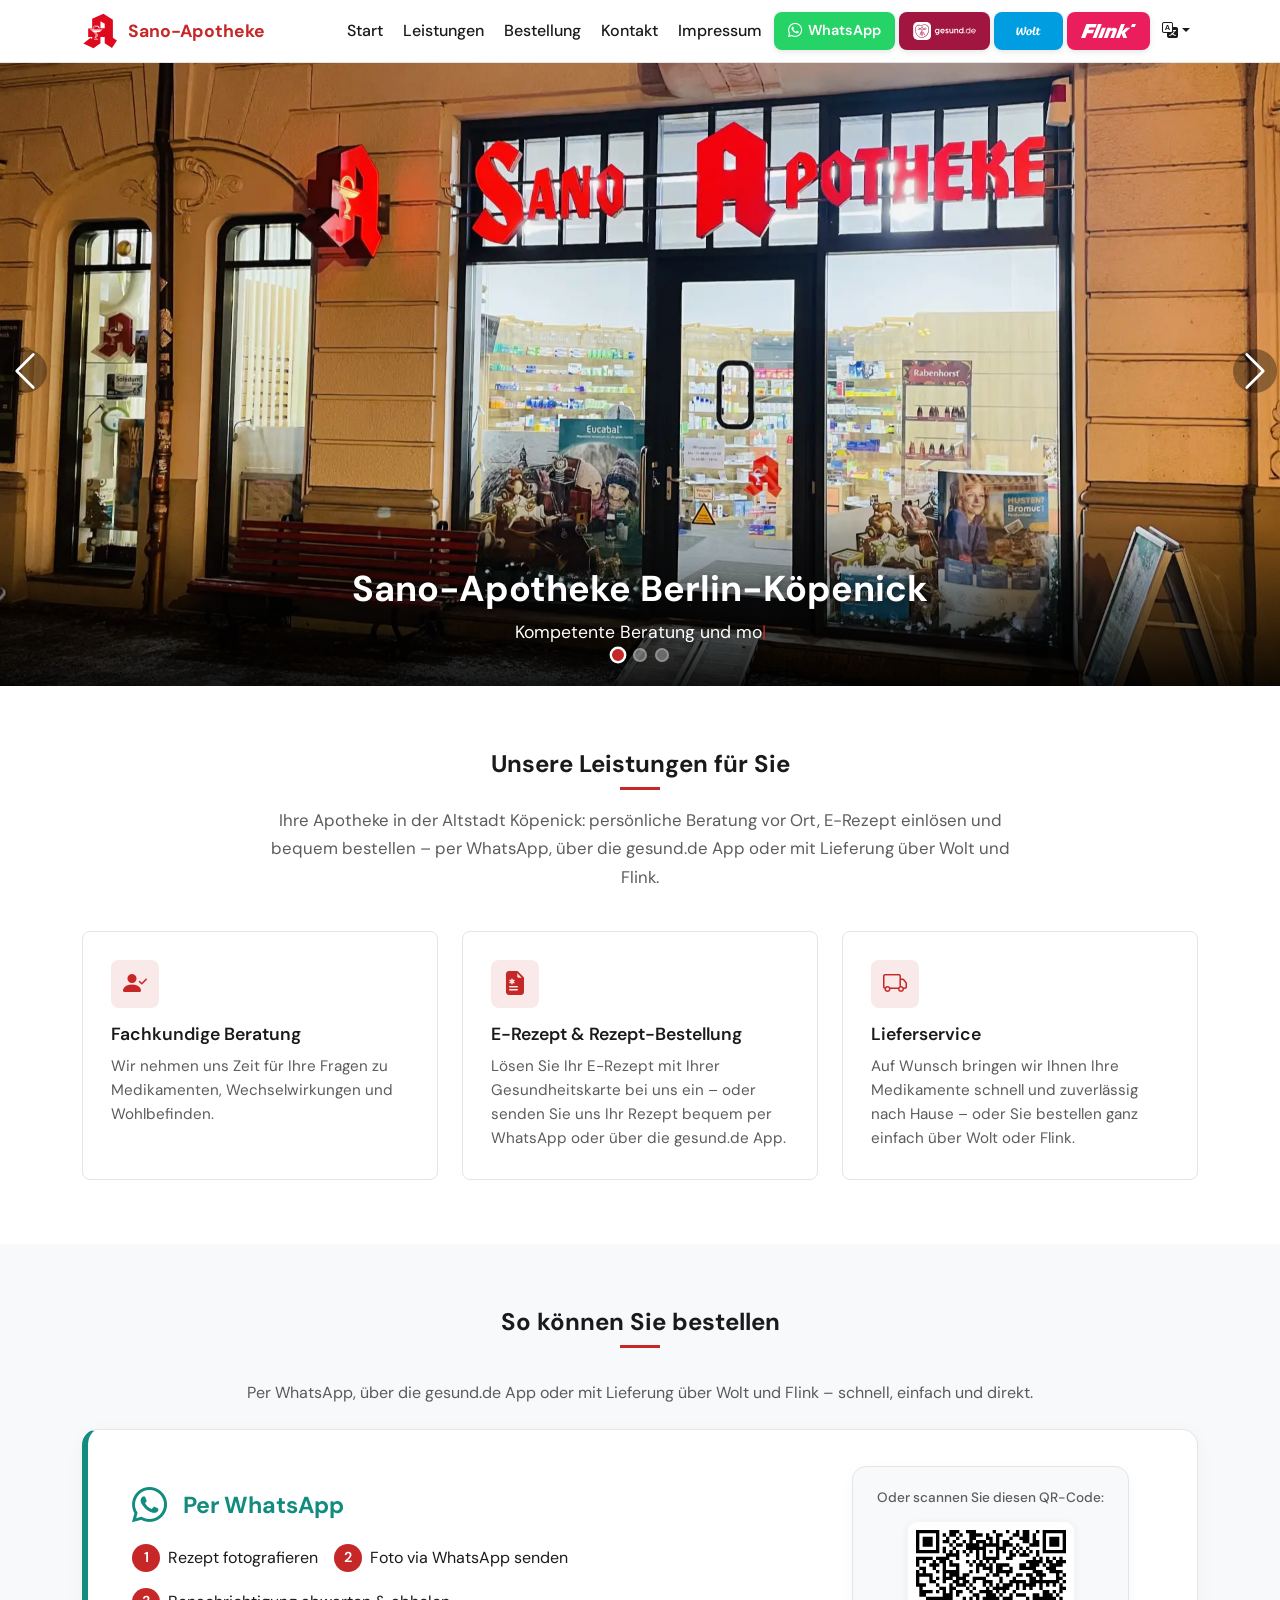
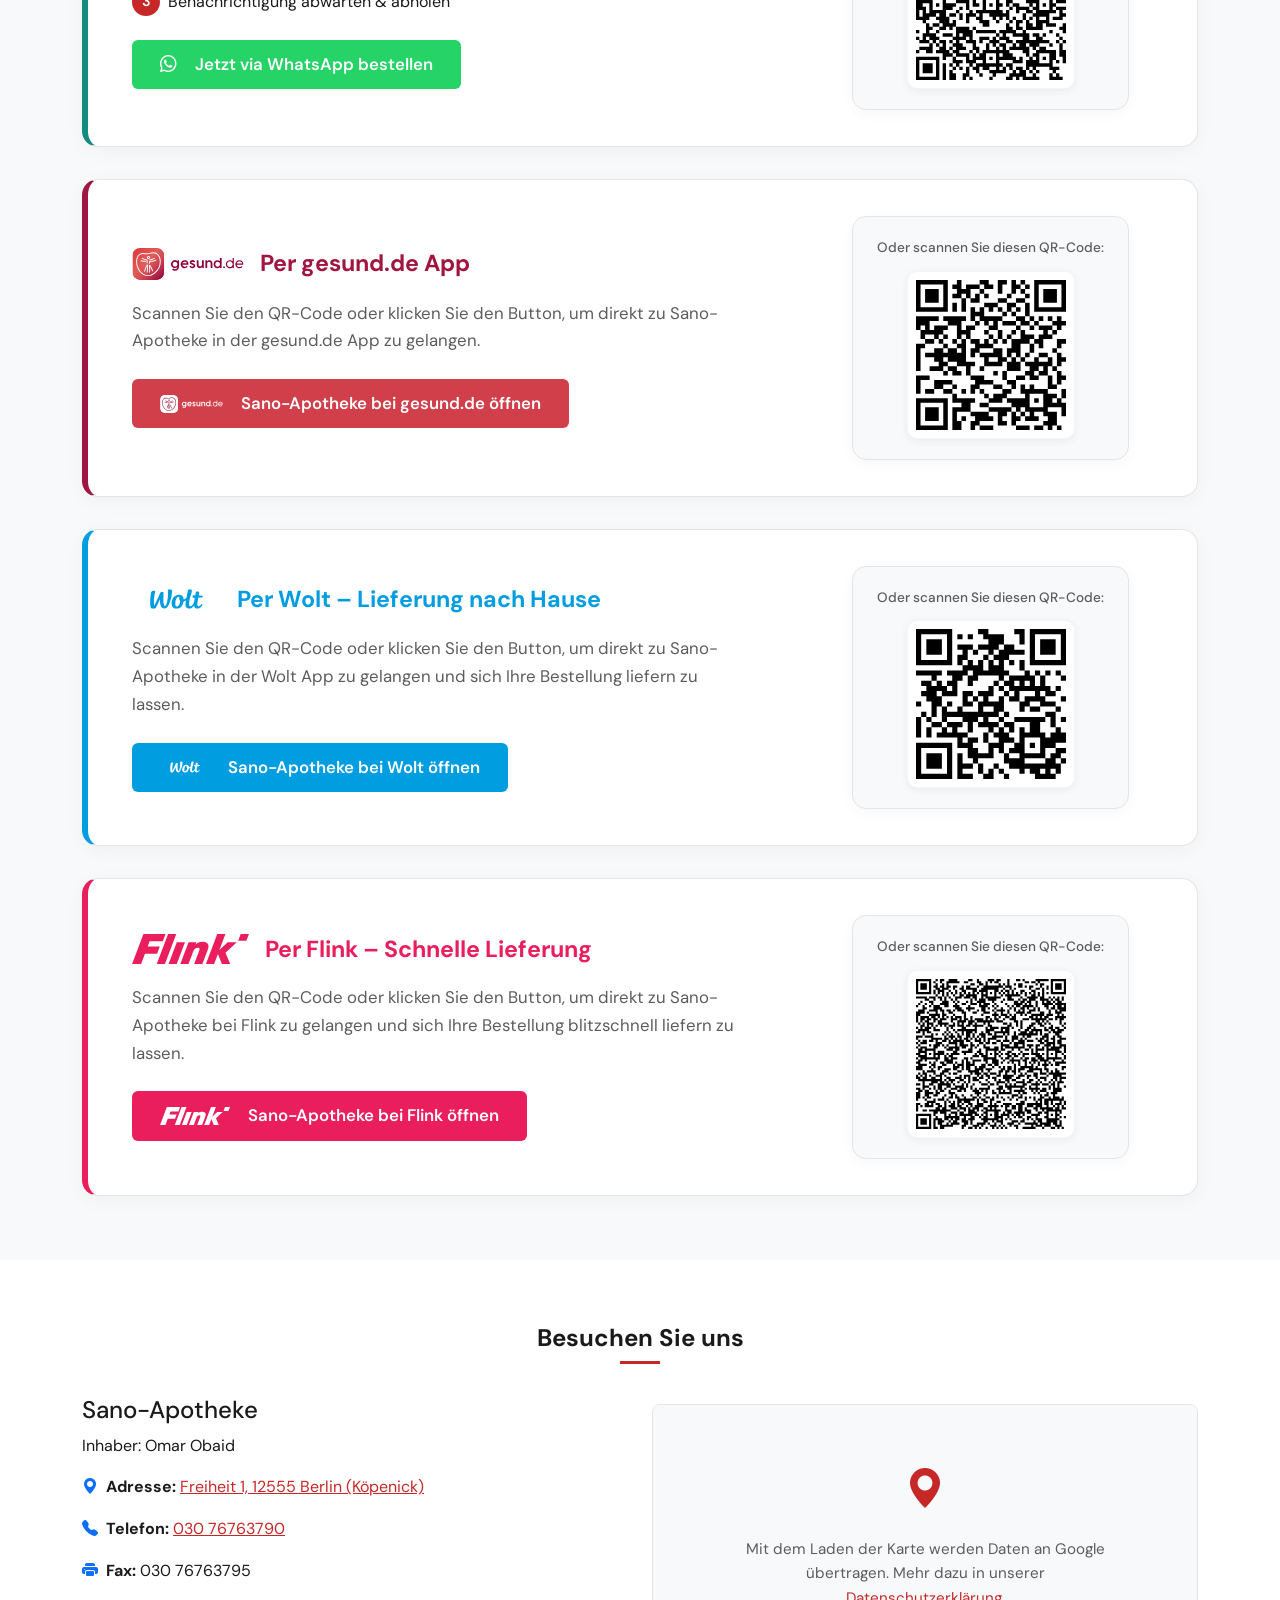
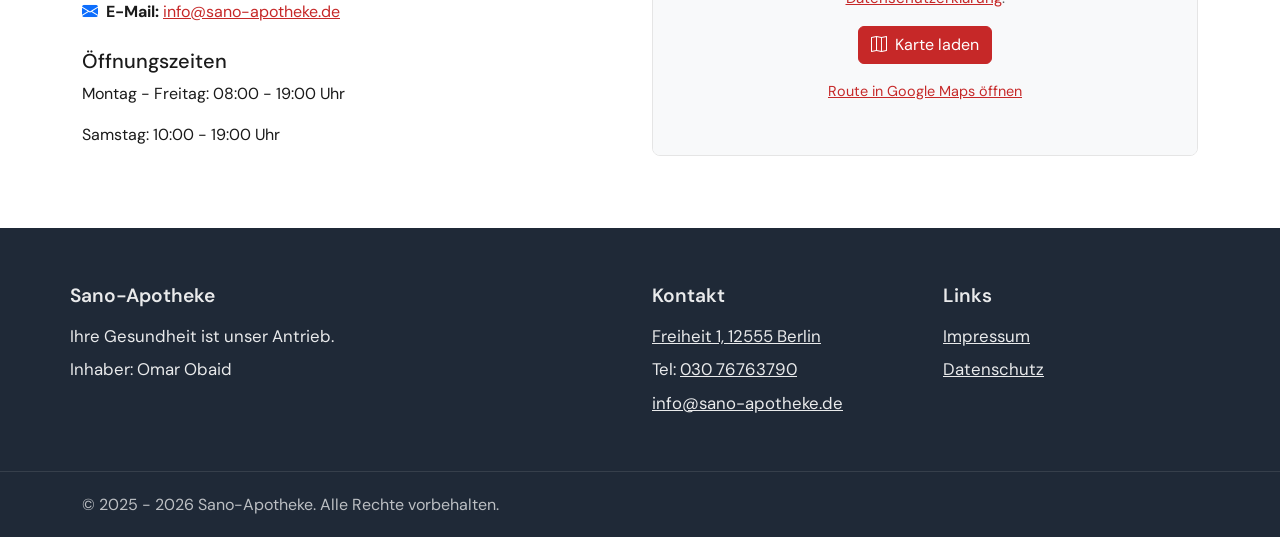
<file: index.html>
<!DOCTYPE html>
<html lang="de" dir="ltr">

<head>
    <meta charset="UTF-8">
    <meta name="viewport" content="width=device-width, initial-scale=1.0">
    <title data-lang="siteTitle">Sano-Apotheke Köpenick – Ihre Apotheke in Berlin | E-Rezept &amp; Lieferservice</title>
    <meta name="description" data-lang-meta="metaDescription" content="Sano-Apotheke in der Altstadt Köpenick (Freiheit 1, 12555 Berlin): kompetente Beratung, E-Rezept einlösen, Rezept per WhatsApp, Bestellung über gesund.de und Lieferung mit Wolt &amp; Flink.">
    <meta name="robots" content="index, follow">
    <meta name="theme-color" content="#c62828">
    <link rel="canonical" href="https://sano-apotheke.de/">

    <!-- Open Graph / Social Media (Vorschau z. B. in WhatsApp) -->
    <meta property="og:type" content="website">
    <meta property="og:locale" content="de_DE">
    <meta property="og:site_name" content="Sano-Apotheke">
    <meta property="og:title" content="Sano-Apotheke Köpenick – Ihre Apotheke in Berlin">
    <meta property="og:description" content="Beratung, E-Rezept, Rezept per WhatsApp, gesund.de und Lieferung mit Wolt &amp; Flink – Freiheit 1, 12555 Berlin.">
    <meta property="og:url" content="https://sano-apotheke.de/">
    <meta property="og:image" content="https://sano-apotheke.de/img/hero/og-image.jpg">
    <meta property="og:image:width" content="1200">
    <meta property="og:image:height" content="900">
    <meta name="twitter:card" content="summary_large_image">

    <!-- Alles lokal gehostet (DSGVO: keine Verbindung zu Google Fonts / CDN) -->
    <link rel="preload" href="./vendor/fonts/dm-sans-latin-wght.woff2" as="font" type="font/woff2" crossorigin>
    <link rel="preload" as="image" href="./img/hero/hero-1-1920.webp" imagesrcset="./img/hero/hero-1-960.webp 960w, ./img/hero/hero-1-1920.webp 1920w" imagesizes="100vw" fetchpriority="high">
    <link rel="stylesheet" href="./vendor/bootstrap/bootstrap.min.css">
    <link rel="stylesheet" href="./vendor/bootstrap-icons/bootstrap-icons.min.css">
    <link rel="icon" type="image/svg+xml" href="./img/logos/Deutsche_Apotheke_Logo.svg">
    <link rel="stylesheet" href="style.css?v=5">

    <!-- Strukturierte Daten für Google (lokale Suche / Maps) -->
    <script type="application/ld+json">
    {
        "@context": "https://schema.org",
        "@type": "Pharmacy",
        "@id": "https://sano-apotheke.de/#pharmacy",
        "name": "Sano-Apotheke",
        "description": "Apotheke in der Altstadt Köpenick, Berlin – Beratung, E-Rezept, Rezept-Bestellung per WhatsApp und gesund.de, Lieferung mit Wolt & Flink.",
        "url": "https://sano-apotheke.de/",
        "image": "https://sano-apotheke.de/img/hero/og-image.jpg",
        "logo": "https://sano-apotheke.de/img/logos/Deutsche_Apotheke_Logo.svg",
        "telephone": "+49 30 76763790",
        "faxNumber": "+49 30 76763795",
        "email": "info@sano-apotheke.de",
        "address": {
            "@type": "PostalAddress",
            "streetAddress": "Freiheit 1",
            "postalCode": "12555",
            "addressLocality": "Berlin",
            "addressRegion": "Berlin",
            "addressCountry": "DE"
        },
        "areaServed": ["Berlin-Köpenick", "Treptow-Köpenick", "Berlin"],
        "openingHoursSpecification": [
            {
                "@type": "OpeningHoursSpecification",
                "dayOfWeek": ["Monday", "Tuesday", "Wednesday", "Thursday", "Friday"],
                "opens": "08:00",
                "closes": "19:00"
            },
            {
                "@type": "OpeningHoursSpecification",
                "dayOfWeek": "Saturday",
                "opens": "10:00",
                "closes": "19:00"
            }
        ],
        "hasMap": "https://www.google.com/maps/search/?api=1&query=Sano-Apotheke+Freiheit+1+12555+Berlin",
        "sameAs": [
            "https://wolt.com/de/deu/berlin/venue/sano-apotheke"
        ]
    }
    </script>
</head>

<body>

    <div id="preloader">
        <img src="./img/logos/Deutsche_Apotheke_Logo.svg" alt="" class="preloader-logo">
    </div>

    <nav class="navbar navbar-expand-lg fixed-top" aria-label="Hauptnavigation">
        <div class="container">
            <a class="navbar-brand d-flex align-items-center" href="#start">
                <img src="./img/logos/Deutsche_Apotheke_Logo.svg" alt="Apotheken-Logo" class="nav-logo" width="36" height="36">
                <span class="brand-text">Sano-Apotheke</span>
            </a>
            <button class="navbar-toggler" type="button" data-bs-toggle="collapse" data-bs-target="#navbarNav" aria-controls="navbarNav" aria-expanded="false" aria-label="Menü öffnen">
                <span class="navbar-toggler-icon"></span>
            </button>
            <div class="collapse navbar-collapse" id="navbarNav">
                <ul class="navbar-nav ms-auto align-items-center gap-1">
                    <li class="nav-item"><a class="nav-link" href="#start" data-lang="navStart">Start</a></li>
                    <li class="nav-item"><a class="nav-link" href="#leistungen" data-lang="navServices">Leistungen</a></li>
                    <li class="nav-item"><a class="nav-link" href="#bestellen" data-lang="navOrder">Bestellung</a></li>
                    <li class="nav-item"><a class="nav-link" href="#kontakt" data-lang="navContact">Kontakt</a></li>
                    <li class="nav-item"><a class="nav-link" href="impressum.html" data-lang="navImpressum">Impressum</a></li>
                    <li class="nav-item d-none d-lg-inline-block">
                        <a class="nav-link btn-nav btn-nav-whatsapp" href="https://wa.me/4915678732257" target="_blank" rel="noopener" aria-label="WhatsApp">
                            <i class="bi bi-whatsapp"></i> <span class="d-none d-xl-inline" data-lang="navOrderWhatsApp">WhatsApp</span>
                        </a>
                    </li>
                    <li class="nav-item d-none d-lg-inline-block">
                        <a class="nav-link btn-nav btn-nav-gesundde" href="https://gesund.de/qrcode/8fd8f5e8-db99-40c0-9544-91c1ebc2dbe9" target="_blank" rel="noopener" aria-label="gesund.de">
                            <img src="./img/logos/gesundde_wordmark.svg" alt="gesund.de" class="btn-nav-logo btn-nav-logo-gesund">
                        </a>
                    </li>
                    <li class="nav-item d-none d-lg-inline-block">
                        <a class="nav-link btn-nav btn-nav-wolt" href="https://wolt.com/de/deu/berlin/venue/sano-apotheke" target="_blank" rel="noopener" aria-label="Wolt">
                            <img src="./img/logos/wolt.svg" alt="Wolt" class="btn-nav-logo btn-nav-logo-wolt">
                        </a>
                    </li>
                    <li class="nav-item d-none d-lg-inline-block">
                        <a class="nav-link btn-nav btn-nav-flink" href="https://w8hu.adj.st/category/a3af67ae-939d-4589-a487-8403b11f6c8f?adj_t=1bcc653v&amp;adj_deep_link=goflink%3A%2F%2Fcategory%2Fa3af67ae-939d-4589-a487-8403b11f6c8f&amp;adj_campaign=DE_de_Pharmacy_Hub_Launch&amp;adj_fallback=https%3A%2F%2Fwww.goflink.com%2Fshop%2Fde-DE%2Fcategory%2Fa3af67ae-939d-4589-a487-8403b11f6c8f%3Futm_source%3Dhubflyering%26utm_medium%3Doffline%26utm_campaign%3DDE_de_Pharmacy_Hub_Launch" target="_blank" rel="noopener" aria-label="Flink">
                            <img src="./img/logos/flink.svg" alt="Flink" class="btn-nav-logo btn-nav-logo-flink">
                        </a>
                    </li>
                    <li class="nav-item dropdown">
                        <a class="nav-link dropdown-toggle" href="#" data-bs-toggle="dropdown" aria-expanded="false" aria-label="Sprache wählen / Language"><i class="bi bi-translate"></i></a>
                        <ul class="dropdown-menu dropdown-menu-end">
                            <li><a class="dropdown-item" href="#" lang="de" onclick="changeLanguage('de'); return false;">Deutsch</a></li>
                            <li><a class="dropdown-item" href="#" lang="en" onclick="changeLanguage('en'); return false;">English</a></li>
                            <li><a class="dropdown-item" href="#" lang="ar" onclick="changeLanguage('ar'); return false;">العربية</a></li>
                            <li><a class="dropdown-item" href="#" lang="ru" onclick="changeLanguage('ru'); return false;">Русский</a></li>
                            <li><a class="dropdown-item" href="#" lang="uk" onclick="changeLanguage('uk'); return false;">Українська</a></li>
                        </ul>
                    </li>
                </ul>
            </div>
        </div>
    </nav>

    <!-- Mobile Order Buttons - Nur auf Handy sichtbar -->
    <div id="mobile-order-bar" class="mobile-order-bar">
        <p class="mobile-order-text" data-lang="mobileOrderText">Bestellen Sie direkt:</p>
        <div class="mobile-order-btns">
            <a href="tel:+493076763790" class="mobile-order-btn mobile-order-call" aria-label="Anrufen: 030 76763790">
                <i class="bi bi-telephone-fill"></i>
            </a>
            <a href="https://wa.me/4915678732257" target="_blank" rel="noopener" class="mobile-order-btn mobile-order-whatsapp" aria-label="WhatsApp">
                <i class="bi bi-whatsapp"></i>
            </a>
            <a href="https://gesund.de/qrcode/8fd8f5e8-db99-40c0-9544-91c1ebc2dbe9" target="_blank" rel="noopener" class="mobile-order-btn mobile-order-gesundde" aria-label="gesund.de">
                <img src="./img/logos/gesundde_wordmark.svg" alt="gesund.de" class="mobile-brand-logo mobile-brand-logo-gesund">
            </a>
            <a href="https://wolt.com/de/deu/berlin/venue/sano-apotheke" target="_blank" rel="noopener" class="mobile-order-btn mobile-order-wolt" aria-label="Wolt">
                <img src="./img/logos/wolt.svg" alt="Wolt" class="mobile-brand-logo mobile-brand-logo-wolt">
            </a>
            <a href="https://w8hu.adj.st/category/a3af67ae-939d-4589-a487-8403b11f6c8f?adj_t=1bcc653v&amp;adj_deep_link=goflink%3A%2F%2Fcategory%2Fa3af67ae-939d-4589-a487-8403b11f6c8f&amp;adj_campaign=DE_de_Pharmacy_Hub_Launch&amp;adj_fallback=https%3A%2F%2Fwww.goflink.com%2Fshop%2Fde-DE%2Fcategory%2Fa3af67ae-939d-4589-a487-8403b11f6c8f%3Futm_source%3Dhubflyering%26utm_medium%3Doffline%26utm_campaign%3DDE_de_Pharmacy_Hub_Launch" target="_blank" rel="noopener" class="mobile-order-btn mobile-order-flink" aria-label="Flink">
                <img src="./img/logos/flink.svg" alt="Flink" class="mobile-brand-logo mobile-brand-logo-flink">
            </a>
        </div>
    </div>

    <header id="start" class="hero-section">
        <div id="heroCarousel" class="carousel slide carousel-fade" data-bs-ride="carousel" data-bs-interval="5500" data-bs-pause="hover">
            <div class="carousel-indicators">
                <button type="button" data-bs-target="#heroCarousel" data-bs-slide-to="0" class="active" aria-current="true" aria-label="Bild 1"></button>
                <button type="button" data-bs-target="#heroCarousel" data-bs-slide-to="1" aria-label="Bild 2"></button>
                <button type="button" data-bs-target="#heroCarousel" data-bs-slide-to="2" aria-label="Bild 3"></button>
            </div>
            <div class="carousel-inner">
                <div class="carousel-item active">
                    <img src="./img/hero/hero-1-1920.webp" srcset="./img/hero/hero-1-960.webp 960w, ./img/hero/hero-1-1920.webp 1920w" sizes="100vw" width="1920" height="1440" fetchpriority="high" decoding="async" class="d-block w-100 carousel-img" alt="Verkaufsraum der Sano-Apotheke in Berlin-Köpenick">
                </div>
                <div class="carousel-item">
                    <img src="./img/hero/hero-2-1920.webp" srcset="./img/hero/hero-2-960.webp 960w, ./img/hero/hero-2-1920.webp 1920w" sizes="100vw" width="1920" height="1440" decoding="async" class="d-block w-100 carousel-img" alt="Beratung und Medikamente in der Sano-Apotheke Köpenick">
                </div>
                <div class="carousel-item">
                    <img src="./img/hero/hero-3-1360.webp" srcset="./img/hero/hero-3-960.webp 960w, ./img/hero/hero-3-1360.webp 1360w" sizes="100vw" width="1360" height="766" decoding="async" class="d-block w-100 carousel-img" alt="Sano-Apotheke, Freiheit 1 in der Altstadt Köpenick">
                </div>
            </div>
            <!-- Ein gemeinsamer Text für alle Bilder (nur eine H1 für SEO) -->
            <div class="carousel-overlay">
                <h1 class="carousel-title animated-element" data-lang="heroTitle">Sano-Apotheke Berlin-Köpenick</h1>
                <p class="carousel-subtitle animated-element" data-lang="heroSubtitle" data-effect="typing">Kompetente Beratung und moderner Service – für Ihre Gesundheit.</p>
            </div>
            <button class="carousel-control-prev" type="button" data-bs-target="#heroCarousel" data-bs-slide="prev" aria-label="Vorheriges Bild">
                <span class="carousel-control-prev-icon" aria-hidden="true"></span>
            </button>
            <button class="carousel-control-next" type="button" data-bs-target="#heroCarousel" data-bs-slide="next" aria-label="Nächstes Bild">
                <span class="carousel-control-next-icon" aria-hidden="true"></span>
            </button>
        </div>
    </header>

    <main>
        <section id="leistungen" class="section">
            <div class="container">
                <h2 class="section-title animated-element" data-lang="servicesTitle">Unsere Leistungen für Sie</h2>
                <p class="section-intro animated-element" data-lang="servicesIntro">Ihre Apotheke in der Altstadt Köpenick: persönliche Beratung vor Ort, E-Rezept einlösen und bequem bestellen – per WhatsApp, über die gesund.de App oder mit Lieferung über Wolt und Flink.</p>
                <div class="row g-4 justify-content-center">
                    <div class="col-md-6 col-lg-4 animated-element">
                        <div class="service-card">
                            <div class="service-icon"><i class="bi bi-person-check-fill"></i></div>
                            <h3 class="h5" data-lang="service1Title">Fachkundige Beratung</h3>
                            <p data-lang="service1Text">Wir nehmen uns Zeit für Ihre Fragen zu Medikamenten, Wechselwirkungen und Wohlbefinden.</p>
                        </div>
                    </div>
                    <div class="col-md-6 col-lg-4 animated-element" style="--animation-delay: 0.2s;">
                        <div class="service-card">
                            <div class="service-icon"><i class="bi bi-file-earmark-medical-fill"></i></div>
                            <h3 class="h5" data-lang="service2Title">E-Rezept &amp; Rezept-Bestellung</h3>
                            <p data-lang="service2Text">Lösen Sie Ihr E-Rezept mit Ihrer Gesundheitskarte bei uns ein – oder senden Sie uns Ihr Rezept bequem per WhatsApp oder über die gesund.de App.</p>
                        </div>
                    </div>
                    <div class="col-md-6 col-lg-4 animated-element" style="--animation-delay: 0.4s;">
                        <div class="service-card">
                            <div class="service-icon"><i class="bi bi-truck"></i></div>
                            <h3 class="h5" data-lang="service3Title">Lieferservice</h3>
                            <p data-lang="service3Text">Auf Wunsch bringen wir Ihnen Ihre Medikamente schnell und zuverlässig nach Hause – oder Sie bestellen ganz einfach über Wolt oder Flink.</p>
                        </div>
                    </div>
                </div>
            </div>
        </section>

        <section id="bestellen" class="section section-alt">
            <div class="container">
                <h2 class="section-title animated-element" data-lang="orderTitle">So können Sie bestellen</h2>
                <p class="text-center text-muted mb-4 animated-element" data-lang="orderSubtitle">Per WhatsApp, über die gesund.de App oder mit Lieferung über Wolt und Flink – schnell, einfach und direkt.</p>

                <div class="order-box whatsapp-box animated-element" style="--animation-delay: 0.1s;">
                    <div class="row align-items-center">
                        <div class="col-lg-8">
                            <div class="channel-brand-row">
                                <i class="bi bi-whatsapp channel-brand-icon"></i>
                                <h3 class="channel-title" data-lang="orderWhatsAppTitle">Per WhatsApp</h3>
                            </div>
                            <div class="order-steps mb-4">
                                <div class="order-step"><span class="step-num">1</span> <span data-lang="orderStep1">Rezept fotografieren</span></div>
                                <div class="order-step"><span class="step-num">2</span> <span data-lang="orderStep2">Foto via WhatsApp senden</span></div>
                                <div class="order-step"><span class="step-num">3</span> <span data-lang="orderStep3">Benachrichtigung abwarten &amp; abholen</span></div>
                            </div>
                            <a href="https://wa.me/4915678732257?text=Hallo%2C%20ich%20m%C3%B6chte%20gern%20mein%20Rezept%20bei%20Ihnen%20einl%C3%B6sen.%20K%C3%B6nnten%20Sie%20mir%20bitte%20mitteilen%2C%20wann%20ich%20es%20abholen%20kann%3F" target="_blank" rel="noopener" class="btn btn-whatsapp btn-lg">
                                <i class="bi bi-whatsapp me-2"></i><span data-lang="orderButton">Jetzt via WhatsApp bestellen</span>
                            </a>
                        </div>
                        <div class="col-lg-4 text-center mt-4 mt-lg-0 d-none d-lg-block">
                            <div class="channel-qr-wrapper">
                                <p class="channel-qr-title" data-lang="orderQrTitle">Oder scannen Sie diesen QR-Code:</p>
                                <div class="channel-qr-frame">
                                    <img src="./img/qr/whatsapp.svg" alt="QR-Code: Rezept per WhatsApp an die Sano-Apotheke senden" class="channel-qr-img" width="160" height="160" loading="lazy">
                                </div>
                            </div>
                        </div>
                    </div>
                </div>

                <div class="gesundde-box animated-element" style="--animation-delay: 0.2s;">
                    <div class="row align-items-center">
                        <div class="col-lg-8">
                            <div class="channel-brand-row">
                                <img src="./img/logos/gesundde_colored.svg" alt="gesund.de" class="channel-brand-logo channel-brand-logo-gesundde">
                                <h3 class="channel-title" data-lang="orderGesunddeTitle">Per gesund.de App</h3>
                            </div>
                            <p class="channel-desc" data-lang="orderGesunddeText">Scannen Sie den QR-Code oder klicken Sie den Button, um direkt zu Sano-Apotheke in der gesund.de App zu gelangen.</p>
                            <a href="https://gesund.de/qrcode/8fd8f5e8-db99-40c0-9544-91c1ebc2dbe9" target="_blank" rel="noopener" class="btn btn-gesundde btn-lg">
                                <img src="./img/logos/gesundde_wordmark.svg" alt="gesund.de" class="btn-brand-logo-inline me-2"><span data-lang="orderGesunddeButton">Sano-Apotheke bei gesund.de öffnen</span>
                            </a>
                        </div>
                        <div class="col-lg-4 text-center mt-4 mt-lg-0 d-none d-lg-block">
                            <div class="channel-qr-wrapper">
                                <p class="channel-qr-title" data-lang="orderQrTitle">Oder scannen Sie diesen QR-Code:</p>
                                <div class="channel-qr-frame">
                                    <img src="./img/qr/gesundde.svg" alt="QR-Code: Sano-Apotheke in der gesund.de App öffnen" class="channel-qr-img" width="160" height="160" loading="lazy">
                                </div>
                            </div>
                        </div>
                    </div>
                </div>

                <div class="wolt-box animated-element" style="--animation-delay: 0.3s;">
                    <div class="row align-items-center">
                        <div class="col-lg-8">
                            <div class="channel-brand-row">
                                <img src="./img/logos/wolt-blue.svg" alt="Wolt" class="channel-brand-logo channel-brand-logo-wolt">
                                <h3 class="channel-title" data-lang="orderWoltTitle">Per Wolt – Lieferung nach Hause</h3>
                            </div>
                            <p class="channel-desc" data-lang="orderWoltText">Scannen Sie den QR-Code oder klicken Sie den Button, um direkt zu Sano-Apotheke in der Wolt App zu gelangen und sich Ihre Bestellung liefern zu lassen.</p>
                            <a href="https://wolt.com/de/deu/berlin/venue/sano-apotheke" target="_blank" rel="noopener" class="btn btn-wolt btn-lg">
                                <img src="./img/logos/wolt.svg" alt="Wolt" class="btn-brand-logo-inline me-2"><span data-lang="orderWoltButton">Sano-Apotheke bei Wolt öffnen</span>
                            </a>
                        </div>
                        <div class="col-lg-4 text-center mt-4 mt-lg-0 d-none d-lg-block">
                            <div class="channel-qr-wrapper">
                                <p class="channel-qr-title" data-lang="orderQrTitle">Oder scannen Sie diesen QR-Code:</p>
                                <div class="channel-qr-frame">
                                    <img src="./img/qr/wolt.svg" alt="QR-Code: Sano-Apotheke bei Wolt öffnen" class="channel-qr-img" width="160" height="160" loading="lazy">
                                </div>
                            </div>
                        </div>
                    </div>
                </div>

                <div class="flink-box animated-element" style="--animation-delay: 0.4s;">
                    <div class="row align-items-center">
                        <div class="col-lg-8">
                            <div class="channel-brand-row">
                                <img src="./img/logos/flink-pink.svg" alt="Flink" class="channel-brand-logo channel-brand-logo-flink">
                                <h3 class="channel-title" data-lang="orderFlinkTitle">Per Flink – Schnelle Lieferung</h3>
                            </div>
                            <p class="channel-desc" data-lang="orderFlinkText">Scannen Sie den QR-Code oder klicken Sie den Button, um direkt zu Sano-Apotheke bei Flink zu gelangen und sich Ihre Bestellung blitzschnell liefern zu lassen.</p>
                            <a href="https://w8hu.adj.st/category/a3af67ae-939d-4589-a487-8403b11f6c8f?adj_t=1bcc653v&amp;adj_deep_link=goflink%3A%2F%2Fcategory%2Fa3af67ae-939d-4589-a487-8403b11f6c8f&amp;adj_campaign=DE_de_Pharmacy_Hub_Launch&amp;adj_fallback=https%3A%2F%2Fwww.goflink.com%2Fshop%2Fde-DE%2Fcategory%2Fa3af67ae-939d-4589-a487-8403b11f6c8f%3Futm_source%3Dhubflyering%26utm_medium%3Doffline%26utm_campaign%3DDE_de_Pharmacy_Hub_Launch" target="_blank" rel="noopener" class="btn btn-flink btn-lg">
                                <img src="./img/logos/flink.svg" alt="Flink" class="btn-brand-logo-inline me-2"><span data-lang="orderFlinkButton">Sano-Apotheke bei Flink öffnen</span>
                            </a>
                        </div>
                        <div class="col-lg-4 text-center mt-4 mt-lg-0 d-none d-lg-block">
                            <div class="channel-qr-wrapper">
                                <p class="channel-qr-title" data-lang="orderQrTitle">Oder scannen Sie diesen QR-Code:</p>
                                <div class="channel-qr-frame">
                                    <img src="./img/qr/flink.svg" alt="QR-Code: Sano-Apotheke bei Flink öffnen" class="channel-qr-img" width="160" height="160" loading="lazy">
                                </div>
                            </div>
                        </div>
                    </div>
                </div>
            </div>
        </section>

        <section id="kontakt" class="section">
            <div class="container">
                <h2 class="section-title animated-element" data-lang="contactTitle">Besuchen Sie uns</h2>
                <div class="row align-items-center animated-element" style="--animation-delay: 0.1s;">
                    <div class="col-lg-6">
                        <h3 class="h4" data-lang="contactName">Sano-Apotheke</h3>
                        <p data-lang="contactOwner">Inhaber: Omar Obaid</p>
                        <address class="mb-0">
                            <p><i class="bi bi-geo-alt-fill me-2 text-primary"></i><strong data-lang="contactAddress">Adresse:</strong>
                                <a href="https://www.google.com/maps/search/?api=1&amp;query=Sano-Apotheke+Freiheit+1+12555+Berlin" target="_blank" rel="noopener">Freiheit 1, 12555 Berlin (Köpenick)</a></p>
                            <p><i class="bi bi-telephone-fill me-2 text-primary"></i><strong data-lang="contactPhone">Telefon:</strong>
                                <a href="tel:+493076763790">030 76763790</a></p>
                            <p><i class="bi bi-printer-fill me-2 text-primary"></i><strong data-lang="contactFax">Fax:</strong> 030 76763795</p>
                            <p><i class="bi bi-envelope-fill me-2 text-primary"></i><strong data-lang="contactEmail">E-Mail:</strong>
                                <a href="mailto:info@sano-apotheke.de">info@sano-apotheke.de</a></p>
                        </address>
                        <h3 class="h5 mt-4" data-lang="contactHours">Öffnungszeiten</h3>
                        <p data-lang="hoursMoFr">Montag - Freitag: 08:00 - 19:00 Uhr</p>
                        <p data-lang="hoursSa">Samstag: 10:00 - 19:00 Uhr</p>
                    </div>
                    <div class="col-lg-6 mt-4 mt-lg-0">
                        <!-- Google Maps wird erst nach Klick geladen (DSGVO) -->
                        <div class="map-wrapper" id="map-wrapper">
                            <div class="map-consent" id="map-consent">
                                <i class="bi bi-geo-alt-fill map-consent-icon"></i>
                                <p class="map-consent-text" data-lang="mapConsentText">Mit dem Laden der Karte werden Daten an Google übertragen. Mehr dazu in unserer <a href="impressum.html#datenschutz">Datenschutzerklärung</a>.</p>
                                <button type="button" class="btn btn-primary-color" id="map-load-btn">
                                    <i class="bi bi-map me-2"></i><span data-lang="mapConsentButton">Karte laden</span>
                                </button>
                                <a class="map-consent-link" href="https://www.google.com/maps/search/?api=1&amp;query=Sano-Apotheke+Freiheit+1+12555+Berlin" target="_blank" rel="noopener" data-lang="mapOpenExternal">Route in Google Maps öffnen</a>
                            </div>
                        </div>
                    </div>
                </div>
            </div>
        </section>
    </main>

    <footer class="animated-element">
        <div class="container footer-content">
            <div class="row">
                <div class="col-lg-6 mb-4 mb-lg-0">
                    <h2 class="h5">Sano-Apotheke</h2>
                    <p data-lang="footerMotto">Ihre Gesundheit ist unser Antrieb.</p>
                    <p data-lang="contactOwner">Inhaber: Omar Obaid</p>
                </div>
                <div class="col-lg-3 mb-4 mb-lg-0">
                    <h2 class="h5" data-lang="navContact">Kontakt</h2>
                    <p><a href="https://www.google.com/maps/search/?api=1&amp;query=Sano-Apotheke+Freiheit+1+12555+Berlin" target="_blank" rel="noopener">Freiheit 1, 12555 Berlin</a></p>
                    <p>Tel: <a href="tel:+493076763790">030 76763790</a></p>
                    <p><a href="mailto:info@sano-apotheke.de">info@sano-apotheke.de</a></p>
                </div>
                <div class="col-lg-3">
                    <h2 class="h5">Links</h2>
                    <p><a href="impressum.html" data-lang="navImpressum">Impressum</a></p>
                    <p><a href="impressum.html#datenschutz" data-lang="navPrivacy">Datenschutz</a></p>
                </div>
            </div>
        </div>
        <div class="footer-bottom">
            <div class="container">
                <span data-lang="footerRights">© 2025 - <span id="year"></span> Sano-Apotheke. Alle Rechte vorbehalten.</span>
            </div>
        </div>
    </footer>

    <script src="./vendor/bootstrap/bootstrap.bundle.min.js" defer></script>
    <script src="script.js" defer></script>
</body>

</html>
</file>
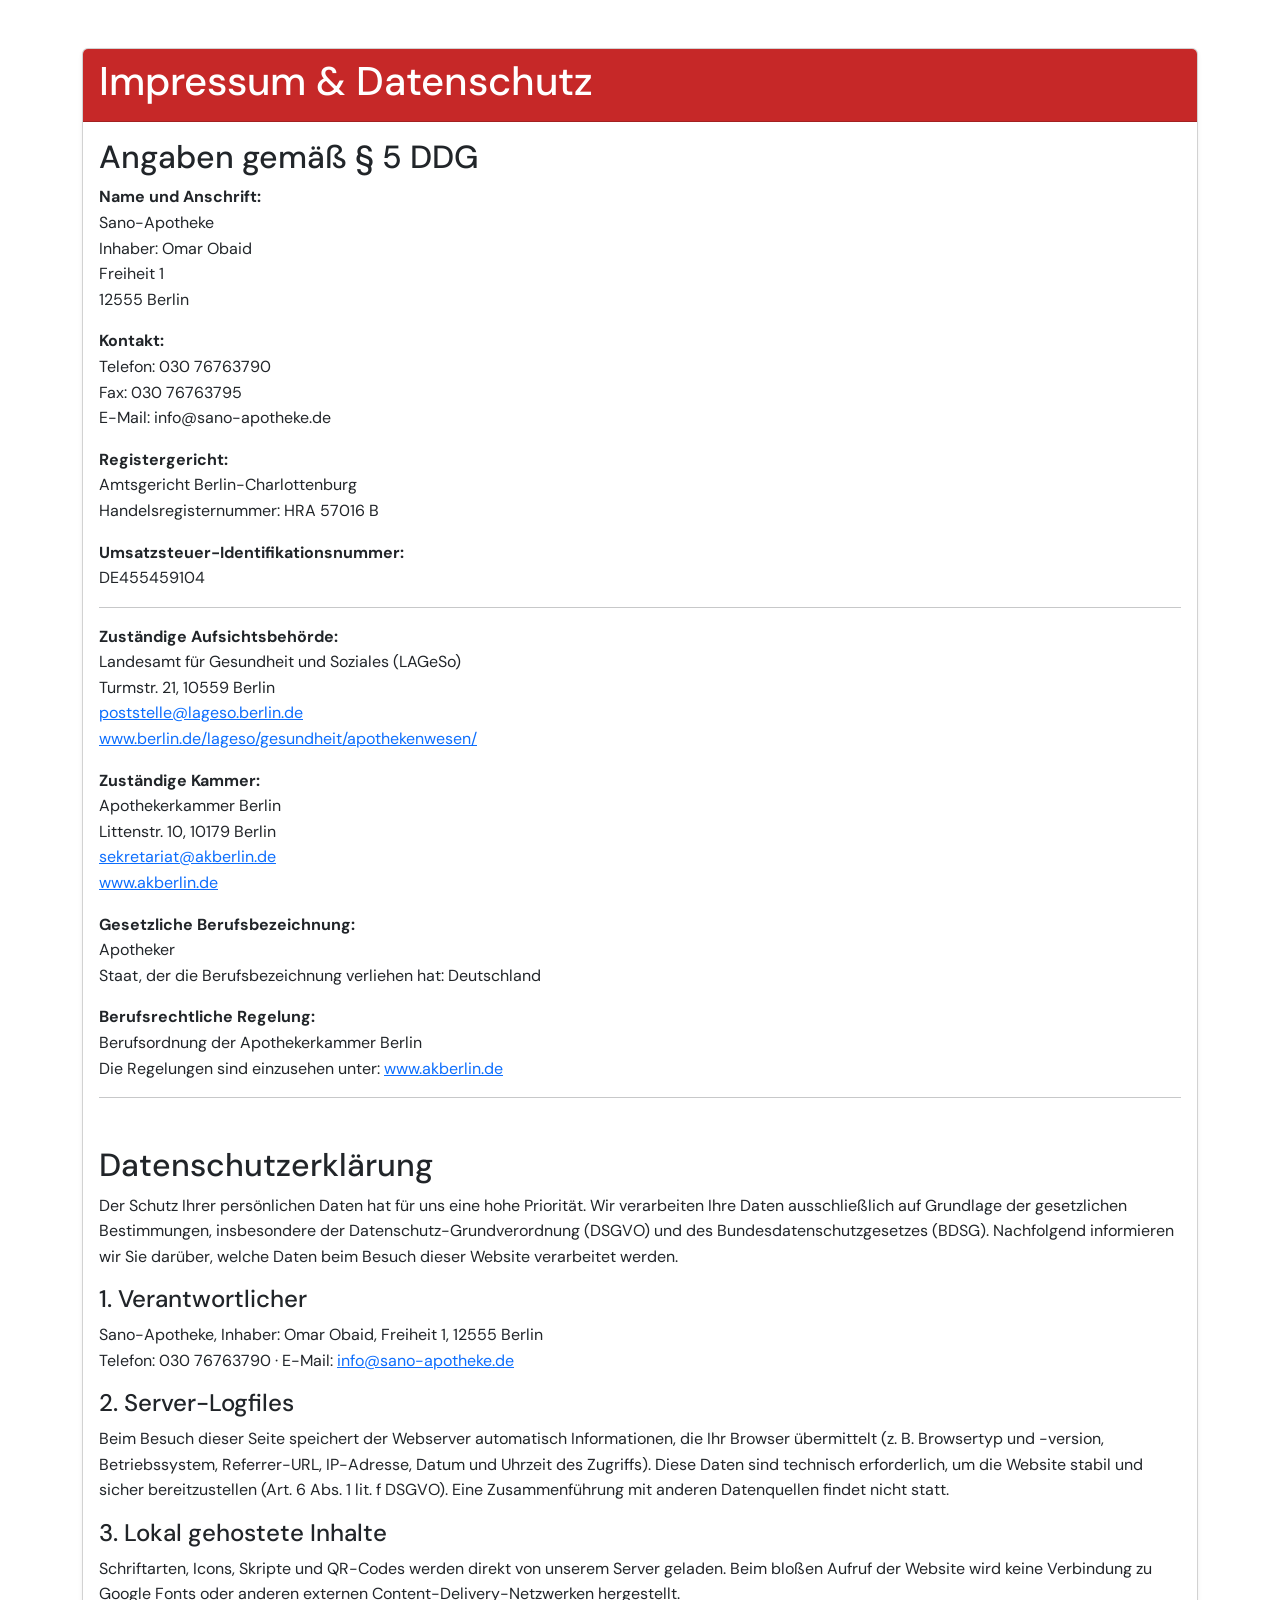
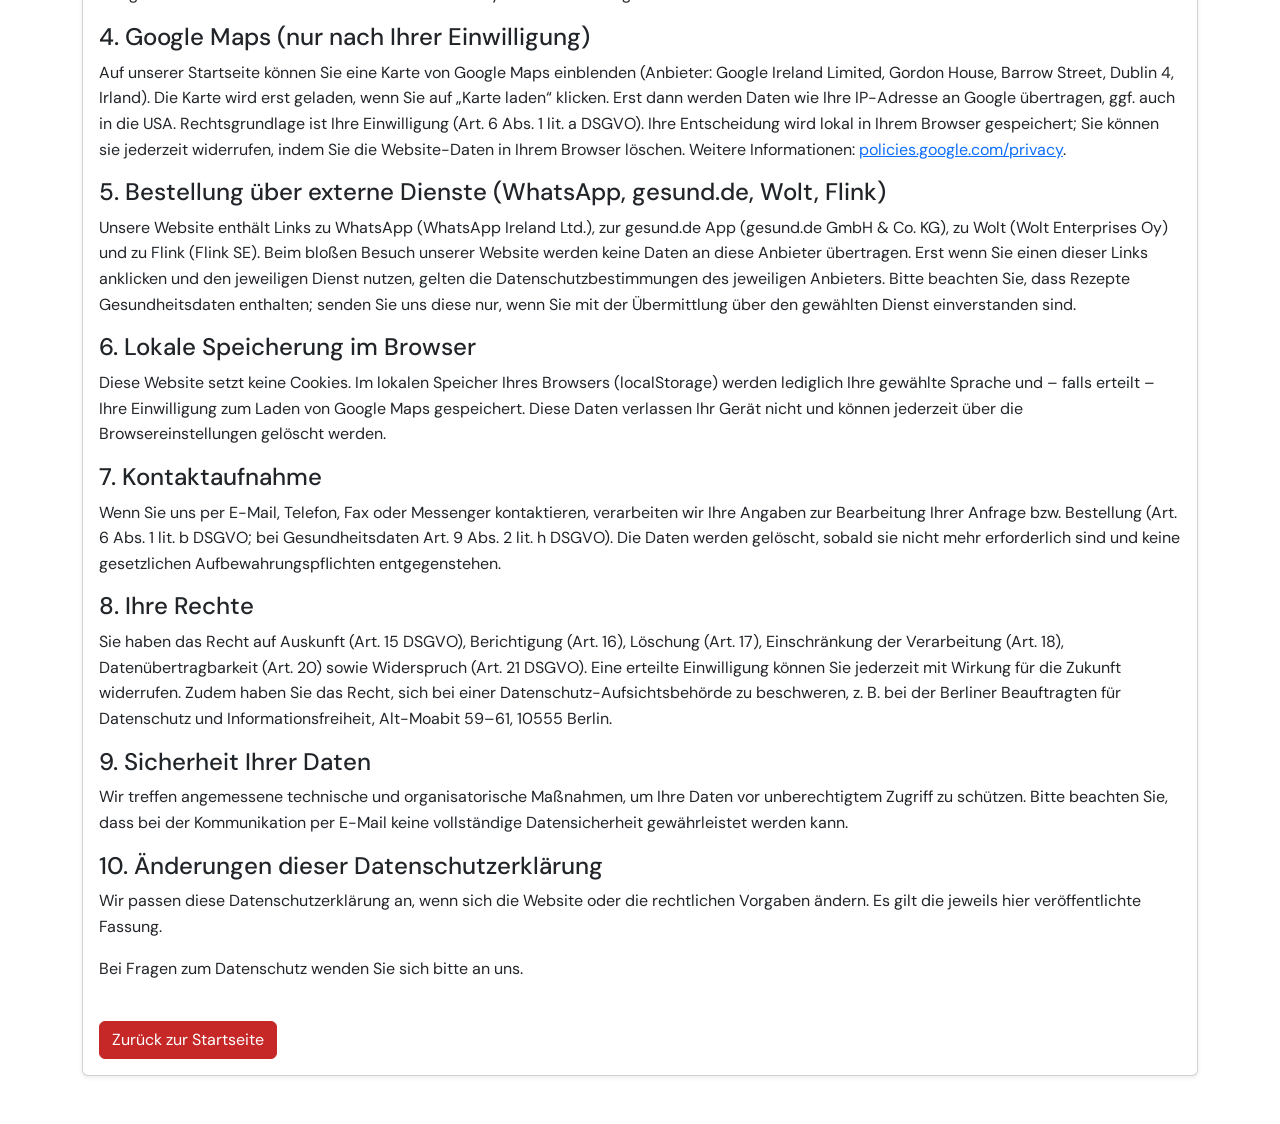
<file: impressum.html>
<!DOCTYPE html>
<html lang="de">
<head>
    <meta charset="UTF-8">
    <meta name="viewport" content="width=device-width, initial-scale=1.0">
    <title>Impressum & Datenschutz – Sano-Apotheke Köpenick</title>
    <meta name="description" content="Impressum und Datenschutzerklärung der Sano-Apotheke, Freiheit 1, 12555 Berlin-Köpenick.">
    <link rel="canonical" href="https://sano-apotheke.de/impressum.html">
    <link rel="stylesheet" href="./vendor/bootstrap/bootstrap.min.css">
    <link rel="icon" type="image/svg+xml" href="./img/logos/Deutsche_Apotheke_Logo.svg">

    <link rel="stylesheet" href="style.css">
</head>
<body>
    <div class="container my-5">
        <div class="card shadow-sm">
            <div class="card-header bg-primary-color text-white">
                <h1>Impressum & Datenschutz</h1>
            </div>
            <div class="card-body">
                <h2 class="card-title">Angaben gemäß § 5 DDG</h2>
                <p>
                    <strong>Name und Anschrift:</strong><br>
                    Sano-Apotheke<br>
                    Inhaber: Omar Obaid<br>
                    Freiheit 1<br>
                    12555 Berlin
                </p>

                <p>
                    <strong>Kontakt:</strong><br>
                    Telefon: 030 76763790<br>
                    Fax: 030 76763795<br>
                    E-Mail: info@sano-apotheke.de
                </p>

                <p>
                    <strong>Registergericht:</strong><br>
                    Amtsgericht Berlin-Charlottenburg<br>
                    Handelsregisternummer: HRA 57016 B
                </p>
                <p>
                    <strong>Umsatzsteuer-Identifikationsnummer:</strong><br>
                    DE455459104
                </p>

                <hr>

                <p>
                    <strong>Zuständige Aufsichtsbehörde:</strong><br>
                    Landesamt für Gesundheit und Soziales (LAGeSo)<br>
                    Turmstr. 21, 10559 Berlin<br>
                    <a href="mailto:poststelle@lageso.berlin.de">poststelle@lageso.berlin.de</a><br>
                    <a href="http://www.berlin.de/lageso/gesundheit/apothekenwesen/" target="_blank" rel="noopener">www.berlin.de/lageso/gesundheit/apothekenwesen/</a>
                </p>

                <p>
                    <strong>Zuständige Kammer:</strong><br>
                    Apothekerkammer Berlin<br>
                    Littenstr. 10, 10179 Berlin<br>
                    <a href="mailto:sekretariat@akberlin.de">sekretariat@akberlin.de</a><br>
                    <a href="http://www.akberlin.de" target="_blank" rel="noopener">www.akberlin.de</a>
                </p>
                
                <p>
                    <strong>Gesetzliche Berufsbezeichnung:</strong><br>
                    Apotheker<br>
                    Staat, der die Berufsbezeichnung verliehen hat: Deutschland
                </p>

                <p>
                    <strong>Berufsrechtliche Regelung:</strong><br>
                    Berufsordnung der Apothekerkammer Berlin<br>
                    Die Regelungen sind einzusehen unter: <a href="http://www.akberlin.de" target="_blank" rel="noopener">www.akberlin.de</a>
                </p>

                <hr>

                <h2 class="mt-5" id="datenschutz">Datenschutzerklärung</h2>
                <p>Der Schutz Ihrer persönlichen Daten hat für uns eine hohe Priorität. Wir verarbeiten Ihre Daten ausschließlich auf Grundlage der gesetzlichen Bestimmungen, insbesondere der Datenschutz-Grundverordnung (DSGVO) und des Bundesdatenschutzgesetzes (BDSG). Nachfolgend informieren wir Sie darüber, welche Daten beim Besuch dieser Website verarbeitet werden.</p>

                <h4>1. Verantwortlicher</h4>
                <p>Sano-Apotheke, Inhaber: Omar Obaid, Freiheit 1, 12555 Berlin<br>
                    Telefon: 030 76763790 · E-Mail: <a href="mailto:info@sano-apotheke.de">info@sano-apotheke.de</a></p>

                <h4>2. Server-Logfiles</h4>
                <p>Beim Besuch dieser Seite speichert der Webserver automatisch Informationen, die Ihr Browser übermittelt (z. B. Browsertyp und -version, Betriebssystem, Referrer-URL, IP-Adresse, Datum und Uhrzeit des Zugriffs). Diese Daten sind technisch erforderlich, um die Website stabil und sicher bereitzustellen (Art. 6 Abs. 1 lit. f DSGVO). Eine Zusammenführung mit anderen Datenquellen findet nicht statt.</p>

                <h4>3. Lokal gehostete Inhalte</h4>
                <p>Schriftarten, Icons, Skripte und QR-Codes werden direkt von unserem Server geladen. Beim bloßen Aufruf der Website wird keine Verbindung zu Google Fonts oder anderen externen Content-Delivery-Netzwerken hergestellt.</p>

                <h4>4. Google Maps (nur nach Ihrer Einwilligung)</h4>
                <p>Auf unserer Startseite können Sie eine Karte von Google Maps einblenden (Anbieter: Google Ireland Limited, Gordon House, Barrow Street, Dublin 4, Irland). Die Karte wird erst geladen, wenn Sie auf „Karte laden“ klicken. Erst dann werden Daten wie Ihre IP-Adresse an Google übertragen, ggf. auch in die USA. Rechtsgrundlage ist Ihre Einwilligung (Art. 6 Abs. 1 lit. a DSGVO). Ihre Entscheidung wird lokal in Ihrem Browser gespeichert; Sie können sie jederzeit widerrufen, indem Sie die Website-Daten in Ihrem Browser löschen. Weitere Informationen: <a href="https://policies.google.com/privacy" target="_blank" rel="noopener">policies.google.com/privacy</a>.</p>

                <h4>5. Bestellung über externe Dienste (WhatsApp, gesund.de, Wolt, Flink)</h4>
                <p>Unsere Website enthält Links zu WhatsApp (WhatsApp Ireland Ltd.), zur gesund.de App (gesund.de GmbH & Co. KG), zu Wolt (Wolt Enterprises Oy) und zu Flink (Flink SE). Beim bloßen Besuch unserer Website werden keine Daten an diese Anbieter übertragen. Erst wenn Sie einen dieser Links anklicken und den jeweiligen Dienst nutzen, gelten die Datenschutzbestimmungen des jeweiligen Anbieters. Bitte beachten Sie, dass Rezepte Gesundheitsdaten enthalten; senden Sie uns diese nur, wenn Sie mit der Übermittlung über den gewählten Dienst einverstanden sind.</p>

                <h4>6. Lokale Speicherung im Browser</h4>
                <p>Diese Website setzt keine Cookies. Im lokalen Speicher Ihres Browsers (localStorage) werden lediglich Ihre gewählte Sprache und – falls erteilt – Ihre Einwilligung zum Laden von Google Maps gespeichert. Diese Daten verlassen Ihr Gerät nicht und können jederzeit über die Browsereinstellungen gelöscht werden.</p>

                <h4>7. Kontaktaufnahme</h4>
                <p>Wenn Sie uns per E-Mail, Telefon, Fax oder Messenger kontaktieren, verarbeiten wir Ihre Angaben zur Bearbeitung Ihrer Anfrage bzw. Bestellung (Art. 6 Abs. 1 lit. b DSGVO; bei Gesundheitsdaten Art. 9 Abs. 2 lit. h DSGVO). Die Daten werden gelöscht, sobald sie nicht mehr erforderlich sind und keine gesetzlichen Aufbewahrungspflichten entgegenstehen.</p>

                <h4>8. Ihre Rechte</h4>
                <p>Sie haben das Recht auf Auskunft (Art. 15 DSGVO), Berichtigung (Art. 16), Löschung (Art. 17), Einschränkung der Verarbeitung (Art. 18), Datenübertragbarkeit (Art. 20) sowie Widerspruch (Art. 21 DSGVO). Eine erteilte Einwilligung können Sie jederzeit mit Wirkung für die Zukunft widerrufen. Zudem haben Sie das Recht, sich bei einer Datenschutz-Aufsichtsbehörde zu beschweren, z. B. bei der Berliner Beauftragten für Datenschutz und Informationsfreiheit, Alt-Moabit 59–61, 10555 Berlin.</p>

                <h4>9. Sicherheit Ihrer Daten</h4>
                <p>Wir treffen angemessene technische und organisatorische Maßnahmen, um Ihre Daten vor unberechtigtem Zugriff zu schützen. Bitte beachten Sie, dass bei der Kommunikation per E-Mail keine vollständige Datensicherheit gewährleistet werden kann.</p>

                <h4>10. Änderungen dieser Datenschutzerklärung</h4>
                <p>Wir passen diese Datenschutzerklärung an, wenn sich die Website oder die rechtlichen Vorgaben ändern. Es gilt die jeweils hier veröffentlichte Fassung.</p>
                <p>Bei Fragen zum Datenschutz wenden Sie sich bitte an uns.</p>

                <a href="index.html" class="btn btn-primary-color mt-4">Zurück zur Startseite</a>
            </div>
        </div>
    </div>
</body>
</html>
</file>
<file: style.css>
/* ========================================
   Sano-Apotheke - Sauberes Design
   Nur Bootstrap + Custom CSS
   ======================================== */

/* DM Sans lokal gehostet (DSGVO: keine Verbindung zu Google Fonts) */
@font-face {
    font-family: 'DM Sans';
    font-style: normal;
    font-display: swap;
    font-weight: 100 1000;
    src: url('./vendor/fonts/dm-sans-latin-wght.woff2') format('woff2');
    unicode-range: U+0000-00FF, U+0131, U+0152-0153, U+02BB-02BC, U+02C6, U+02DA, U+02DC, U+0304, U+0308, U+0329, U+2000-206F, U+20AC, U+2122, U+2191, U+2193, U+2212, U+2215, U+FEFF, U+FFFD;
}
@font-face {
    font-family: 'DM Sans';
    font-style: normal;
    font-display: swap;
    font-weight: 100 1000;
    src: url('./vendor/fonts/dm-sans-latin-ext-wght.woff2') format('woff2');
    unicode-range: U+0100-02BA, U+02BD-02C5, U+02C7-02CC, U+02CE-02D7, U+02DD-02FF, U+0304, U+0308, U+0329, U+1D00-1DBF, U+1E00-1E9F, U+1EF2-1EFF, U+2020, U+20A0-20AB, U+20AD-20C0, U+2113, U+2C60-2C7F, U+A720-A7FF;
}

:root {
    --primary: #c62828;
    --primary-dark: #a01d1d;
    --whatsapp: #25D366;
    --whatsapp-dark: #128C7E;
    --gesundde: #d13f4b;
    --gesundde-dark: #b83540;
    --wolt: #009de0;
    --wolt-dark: #007bb0;
    --flink: #ea1d5d;
    --flink-dark: #c41249;
    --text: #1a1a1a;
    --text-muted: #5c5c5c;
    --border: #e5e5e5;
}

* { box-sizing: border-box; }

html { scroll-behavior: smooth; }
body {
    font-family: 'DM Sans', system-ui, -apple-system, 'Segoe UI', Roboto, Tahoma, Arial, sans-serif;
    color: var(--text);
    line-height: 1.6;
}
body.fade-out { opacity: 0; transition: opacity 0.3s ease-out; }

/* Preloader - Profi Animation */
#preloader {
    position: fixed;
    inset: 0;
    background: #fff;
    z-index: 9999;
    display: flex;
    align-items: center;
    justify-content: center;
    transition: opacity 0.5s, visibility 0.5s;
}
#preloader.hidden { opacity: 0; visibility: hidden; }
.preloader-logo {
    height: 50px;
    animation: preloader-pulse 1.2s ease-in-out infinite;
}
@keyframes preloader-pulse {
    0%, 100% { opacity: 1; transform: scale(1); }
    50% { opacity: 0.8; transform: scale(1.05); }
}

/* Navbar - Smooth Transitions */
.navbar {
    background: #fff !important;
    border-bottom: 1px solid var(--border);
    padding: 0.5rem 0;
    transition: box-shadow 0.3s ease, background 0.3s ease;
}
.nav-logo { height: 36px; margin-right: 10px; transition: transform 0.3s ease; }
.navbar-brand:hover .nav-logo { transform: scale(1.05); }
.brand-text { font-weight: 700; color: var(--primary) !important; font-size: 1.1rem; }
.nav-link {
    color: var(--text) !important;
    font-weight: 500;
    transition: color 0.3s ease, transform 0.2s ease;
}
.nav-link:hover { color: var(--primary) !important; }

.btn-nav {
    display: inline-flex;
    align-items: center;
    justify-content: center;
    gap: 6px;
    padding: 0.4rem 0.85rem !important;
    border-radius: 6px;
    font-weight: 600;
    font-size: 0.88rem;
    transition: all 0.3s ease;
    white-space: nowrap;
}
.btn-nav {
    display: inline-flex !important;
    align-items: center !important;
    justify-content: center !important;
    gap: 6px;
    height: 38px;
    padding: 0 14px !important;
    border-radius: 8px;
    font-weight: 600;
    font-size: 0.9rem;
    transition: all 0.25s ease;
    white-space: nowrap;
    text-decoration: none !important;
    box-shadow: 0 2px 6px rgba(0,0,0,0.1);
}
.btn-nav:hover {
    transform: translateY(-2px);
    box-shadow: 0 4px 10px rgba(0,0,0,0.18);
}
.btn-nav-icon {
    width: 16px;
    height: 16px;
    object-fit: contain;
    display: inline-block;
    vertical-align: middle;
}
.btn-nav-logo {
    height: 15px;
    width: auto;
    object-fit: contain;
    display: inline-block;
    vertical-align: middle;
}
.btn-nav-logo-gesund { height: 18px; }
.btn-nav-logo-wolt { height: 15px; }
.btn-nav-logo-flink { height: 14px; }

.btn-nav-whatsapp { background: var(--whatsapp) !important; color: #fff !important; }
.btn-nav-whatsapp:hover { background: var(--whatsapp-dark) !important; color: #fff !important; }
.btn-nav-gesundde { background: #a11541 !important; color: #fff !important; }
.btn-nav-gesundde:hover { background: #851034 !important; color: #fff !important; }
.btn-nav-wolt { background: var(--wolt) !important; color: #fff !important; }
.btn-nav-wolt:hover { background: var(--wolt-dark) !important; color: #fff !important; }
.btn-nav-flink { background: var(--flink) !important; color: #fff !important; }
.btn-nav-flink:hover { background: var(--flink-dark) !important; color: #fff !important; }

/* Mobile Order Bar - Nur auf Handy sichtbar, separat von Navbar */
.mobile-order-bar {
    display: none;
    position: fixed;
    bottom: 0;
    left: 0;
    right: 0;
    z-index: 1040;
    padding: 8px 12px calc(8px + env(safe-area-inset-bottom, 0px));
    background: #ffffff;
    border-top: 1px solid var(--border);
    box-shadow: 0 -4px 20px rgba(0,0,0,0.08);
}

.mobile-order-text {
    font-size: 0.76rem;
    font-weight: 700;
    letter-spacing: 0.5px;
    text-transform: uppercase;
    color: var(--text-muted);
    margin: 0 0 6px 0;
    text-align: center;
}

.mobile-order-btns {
    display: flex;
    justify-content: space-between;
    align-items: stretch;
    gap: 8px;
    width: 100%;
}

@media (max-width: 991px) {
    .mobile-order-bar {
        display: block;
    }
    body { padding-bottom: 80px; } /* Platz für fixierte Buttons */
    footer { margin-bottom: 0; }
}

.mobile-order-btn {
    flex: 1 1 0;
    min-width: 0;
    height: 44px;
    display: inline-flex;
    align-items: center;
    justify-content: center;
    border-radius: 10px;
    font-weight: 600;
    font-size: 0.95rem;
    color: #fff !important;
    text-decoration: none !important;
    transition: transform 0.15s ease, opacity 0.15s ease;
    white-space: nowrap;
    padding: 0 4px;
    box-shadow: 0 2px 6px rgba(0,0,0,0.12);
}
.mobile-order-btn:active {
    transform: scale(0.96);
    opacity: 0.9;
}

.mobile-brand-logo {
    height: 15px;
    width: auto;
    max-width: 85%;
    object-fit: contain;
    display: inline-block;
    vertical-align: middle;
}
.mobile-brand-logo-gesund { height: 18px; }
.mobile-brand-logo-wolt { height: 15px; }
.mobile-brand-logo-flink { height: 14px; }

.mobile-order-call {
    flex: 0 0 44px;
    max-width: 44px;
    background: var(--primary);
    font-size: 1.15rem;
}
.mobile-order-call:hover { background: var(--primary-dark); color: #fff !important; }

.mobile-order-whatsapp {
    background: var(--whatsapp);
    font-size: 1.25rem;
}
.mobile-order-whatsapp:hover { background: var(--whatsapp-dark); color: #fff !important; }

.mobile-order-gesundde {
    background: #a11541;
}
.mobile-order-gesundde:hover { background: #851034; color: #fff !important; }

.mobile-order-wolt {
    background: var(--wolt);
}
.mobile-order-wolt:hover { background: var(--wolt-dark); color: #fff !important; }

.mobile-order-flink {
    background: var(--flink);
}
.mobile-order-flink:hover { background: var(--flink-dark); color: #fff !important; }

@media (max-width: 480px) {
    .mobile-order-btns { gap: 6px; }
    .mobile-order-btn { height: 42px; border-radius: 8px; }
    .mobile-order-call { flex: 0 0 42px; max-width: 42px; font-size: 1.1rem; }
    .mobile-order-whatsapp { font-size: 1.2rem; }
    .mobile-brand-logo-gesund { height: 16px; }
    .mobile-brand-logo-wolt { height: 13px; }
    .mobile-brand-logo-flink { height: 13px; }
}

/* Hero Carousel - Verbessert */
.hero-section { margin-top: 56px; overflow: hidden; }
.hero-section .carousel {
    position: relative;
    max-height: 70vh;
    box-shadow: 0 4px 20px rgba(0,0,0,0.1);
}
.hero-section .carousel-inner,
.hero-section .carousel-item { max-height: 70vh; }
.hero-section .carousel-img {
    object-fit: cover;
    width: 100%;
    height: 70vh;
    min-height: 380px;
}

/* Overlay - Besser lesbar */
.carousel-overlay {
    position: absolute;
    bottom: 0;
    left: 0;
    right: 0;
    padding: 3rem 2rem 2.5rem;
    background: linear-gradient(
        to top,
        rgba(0,0,0,0.9) 0%,
        rgba(0,0,0,0.5) 50%,
        transparent 100%
    );
    color: #fff;
    text-align: center;
    z-index: 1;
    pointer-events: none; /* Pfeile & Punkte bleiben klickbar */
}
.carousel-title {
    font-size: clamp(1.5rem, 4vw, 2.25rem);
    font-weight: 700;
    margin-bottom: 0.5rem;
    text-shadow: 0 2px 8px rgba(0,0,0,0.5);
}
.carousel-subtitle {
    font-size: clamp(0.95rem, 2vw, 1.1rem);
    opacity: 0.95;
    margin: 0;
    text-shadow: 0 1px 4px rgba(0,0,0,0.5);
}

/* Indikatoren - Größer und sichtbarer */
.hero-section .carousel-indicators {
    margin-bottom: 1.5rem;
}
.hero-section .carousel-indicators button {
    width: 10px;
    height: 10px;
    border-radius: 50%;
    background: rgba(255,255,255,0.6);
    border: 2px solid rgba(255,255,255,0.9);
    margin: 0 4px;
    transition: all 0.3s ease;
}
.hero-section .carousel-indicators .active {
    background: var(--primary) !important;
    border-color: #fff;
    transform: scale(1.2);
}

/* Pfeile - Größer, klarer */
.hero-section .carousel-control-prev,
.hero-section .carousel-control-next {
    width: 50px;
    opacity: 1;
}
.hero-section .carousel-control-prev-icon,
.hero-section .carousel-control-next-icon {
    width: 44px;
    height: 44px;
    background-color: rgba(0,0,0,0.35);
    border-radius: 50%;
    transition: background-color 0.2s;
}
.hero-section .carousel-control-prev:hover .carousel-control-prev-icon,
.hero-section .carousel-control-next:hover .carousel-control-next-icon {
    background-color: rgba(0,0,0,0.55);
}

/* Übergang weicher */
.hero-section .carousel-fade .carousel-item {
    opacity: 0;
    transition-property: opacity;
    transition-duration: 0.8s;
}
.hero-section .carousel-fade .carousel-item.active {
    opacity: 1;
}

@media (max-width: 768px) {
    .hero-section .carousel-img { height: 55vh; min-height: 300px; }
    .carousel-overlay { padding: 2rem 1rem; }
}

/* Sections */
.section { padding: 4rem 0; }
.section-alt { background: #f8f9fa; }

.section-title {
    font-size: 1.5rem;
    font-weight: 700;
    color: var(--text);
    text-align: center;
    margin-bottom: 0.5rem;
}
.section-title::after {
    content: '';
    display: block;
    width: 40px;
    height: 3px;
    background: var(--primary);
    margin: 0.5rem auto 2rem;
}
.section-subtitle {
    text-align: center;
    color: var(--text-muted);
    margin-bottom: 2rem;
}
.section-intro {
    max-width: 760px;
    margin: -1rem auto 2.5rem;
    text-align: center;
    color: var(--text-muted);
    font-size: 1.05rem;
    line-height: 1.7;
}
/* Service Cards */
.service-card {
    background: #fff;
    border: 1px solid var(--border);
    border-radius: 8px;
    padding: 1.75rem;
    height: 100%;
    transition: all 0.4s ease;
}
.service-card:hover {
    border-color: var(--primary);
    transform: translateY(-6px);
    box-shadow: 0 12px 24px rgba(0,0,0,0.08);
}
.service-icon {
    width: 48px;
    height: 48px;
    border-radius: 8px;
    background: rgba(198,40,40,0.1);
    display: flex;
    align-items: center;
    justify-content: center;
    margin-bottom: 1rem;
}
.service-icon .bi { font-size: 1.5rem; color: var(--primary); }
.service-card h3 { font-size: 1.1rem; font-weight: 600; margin-bottom: 0.5rem; }
.service-card p { color: var(--text-muted); font-size: 0.95rem; margin: 0; }

/* Order Section */
.order-steps { display: flex; flex-wrap: wrap; gap: 1rem; margin-bottom: 1.5rem; }
.order-step {
    display: flex;
    align-items: center;
    gap: 0.5rem;
    transition: transform 0.3s ease;
}
.order-step:hover { transform: translateX(4px); }
.step-num {
    width: 28px;
    height: 28px;
    border-radius: 50%;
    background: var(--primary);
    color: #fff;
    display: flex;
    align-items: center;
    justify-content: center;
    font-size: 0.9rem;
    font-weight: 600;
    transition: transform 0.3s ease, background 0.3s ease;
}
.order-step:hover .step-num { transform: scale(1.1); background: var(--primary-dark); }

/* Buttons & Badges */
.btn-brand-icon {
    display: inline-block;
    vertical-align: middle;
    object-fit: contain;
}

.btn-whatsapp {
    background: var(--whatsapp);
    color: #fff;
    padding: 0.6rem 1.5rem;
    border-radius: 6px;
    font-weight: 600;
    border: none;
    display: inline-flex;
    align-items: center;
    justify-content: center;
    gap: 10px;
    transition: all 0.3s ease;
}
.btn-whatsapp.btn-lg { padding: 0.75rem 1.75rem; font-size: 1.05rem; }
.btn-whatsapp:hover { background: var(--whatsapp-dark); color: #fff; transform: translateY(-2px); box-shadow: 0 4px 12px rgba(37,211,102,0.3); }

.btn-gesundde {
    background: var(--gesundde);
    color: #fff !important;
    padding: 0.6rem 1.5rem;
    border-radius: 6px;
    font-weight: 600;
    border: none;
    display: inline-flex;
    align-items: center;
    justify-content: center;
    gap: 10px;
    transition: all 0.3s ease;
}
.btn-gesundde:hover { background: var(--gesundde-dark); color: #fff !important; transform: translateY(-2px); box-shadow: 0 4px 12px rgba(209,63,75,0.3); }
.btn-gesundde.btn-lg { padding: 0.75rem 1.75rem; font-size: 1.05rem; }

/* Wolt */
.btn-wolt {
    background: var(--wolt);
    color: #fff !important;
    padding: 0.6rem 1.5rem;
    border-radius: 6px;
    font-weight: 600;
    border: none;
    display: inline-flex;
    align-items: center;
    justify-content: center;
    gap: 10px;
    transition: all 0.3s ease;
}
.btn-wolt:hover { background: var(--wolt-dark); color: #fff !important; transform: translateY(-2px); box-shadow: 0 4px 12px rgba(0,157,224,0.3); }
.btn-wolt.btn-lg { padding: 0.75rem 1.75rem; font-size: 1.05rem; }

/* Flink */
.btn-flink {
    background: var(--flink);
    color: #fff !important;
    padding: 0.6rem 1.5rem;
    border-radius: 6px;
    font-weight: 600;
    border: none;
    display: inline-flex;
    align-items: center;
    justify-content: center;
    gap: 10px;
    transition: all 0.3s ease;
}
.btn-flink:hover { background: var(--flink-dark); color: #fff !important; transform: translateY(-2px); box-shadow: 0 4px 12px rgba(234,29,93,0.3); }
.btn-flink.btn-lg { padding: 0.75rem 1.75rem; font-size: 1.05rem; }

/* Order Boxes - Harmonisiertes 2-Spalten-Design */
.order-box, .gesundde-box, .wolt-box, .flink-box {
    background: #ffffff;
    border: 1px solid var(--border);
    border-radius: 16px;
    padding: 2.25rem 2.75rem;
    margin-top: 2rem;
    box-shadow: 0 4px 20px rgba(0,0,0,0.04);
    transition: transform 0.25s ease, box-shadow 0.25s ease;
    border-left: 6px solid var(--channel-accent, var(--primary));
    position: relative;
}
.order-box:first-of-type { margin-top: 0; }
.order-box:hover, .gesundde-box:hover, .wolt-box:hover, .flink-box:hover {
    box-shadow: 0 12px 32px rgba(0,0,0,0.08);
    transform: translateY(-2px);
}
.whatsapp-box { --channel-accent: var(--whatsapp-dark); }
.gesundde-box { --channel-accent: #a11541; }
.wolt-box { --channel-accent: var(--wolt); }
.flink-box { --channel-accent: var(--flink); }

[dir="rtl"] .order-box, [dir="rtl"] .gesundde-box, [dir="rtl"] .wolt-box, [dir="rtl"] .flink-box {
    border-left: 1px solid var(--border);
    border-right: 6px solid var(--channel-accent, var(--primary));
}

.channel-brand-row {
    display: flex;
    align-items: center;
    gap: 1rem;
    margin-bottom: 1.25rem;
    flex-wrap: wrap;
}
.channel-brand-icon {
    font-size: 2.2rem;
    color: var(--whatsapp-dark);
    line-height: 1;
}
.channel-brand-logo {
    height: 32px;
    width: auto;
    object-fit: contain;
    display: block;
}
.channel-brand-logo-gesundde { height: 32px; }
.channel-brand-logo-wolt { height: 32px; }
.channel-brand-logo-flink { height: 30px; }

.channel-title {
    font-size: 1.45rem;
    font-weight: 700;
    margin: 0;
    line-height: 1.3;
}
.whatsapp-box .channel-title { color: var(--whatsapp-dark); }
.gesundde-box .channel-title { color: #a11541; }
.wolt-box .channel-title { color: var(--wolt); }
.flink-box .channel-title { color: var(--flink); }

.channel-desc {
    color: var(--text-muted);
    font-size: 1.05rem;
    line-height: 1.65;
    margin-bottom: 1.5rem;
    max-width: 620px;
}

.btn-brand-logo-inline {
    height: 18px;
    width: auto;
    object-fit: contain;
    vertical-align: -3px;
    display: inline-block;
}

.channel-qr-wrapper {
    display: inline-flex;
    flex-direction: column;
    align-items: center;
    background: #f8f9fa;
    border: 1px solid var(--border);
    border-radius: 14px;
    padding: 1.25rem 1.5rem;
    box-shadow: 0 4px 14px rgba(0,0,0,0.03);
}
.channel-qr-title {
    font-size: 0.85rem;
    font-weight: 500;
    color: var(--text-muted);
    margin-bottom: 0.75rem;
    text-align: center;
}
.channel-qr-frame {
    background: #ffffff;
    padding: 8px;
    border-radius: 10px;
    box-shadow: 0 2px 8px rgba(0,0,0,0.06);
    border: 1px solid rgba(0,0,0,0.04);
}
.channel-qr-img {
    display: block;
    width: 150px;
    height: 150px;
    object-fit: contain;
}

@media (max-width: 768px) {
    .order-box, .gesundde-box, .wolt-box, .flink-box {
        padding: 1.75rem 1.25rem;
    }
    .channel-title { font-size: 1.25rem; }
    .channel-brand-logo { height: 26px; }
}

/* Kontakt */
#kontakt a { color: var(--primary); transition: color 0.2s ease; }
#kontakt a:hover { text-decoration: underline; }
.map-wrapper {
    border-radius: 8px;
    overflow: hidden;
    border: 1px solid var(--border);
    transition: box-shadow 0.3s ease, transform 0.3s ease;
}
.map-wrapper:hover { box-shadow: 0 6px 20px rgba(0,0,0,0.08); }
.map-wrapper iframe { display: block; }
.map-consent {
    min-height: 350px;
    display: flex;
    flex-direction: column;
    align-items: center;
    justify-content: center;
    gap: 1rem;
    padding: 2rem;
    text-align: center;
    background: #f8f9fa;
}
.map-consent-icon { font-size: 2.5rem; color: var(--primary); }
.map-consent-text { max-width: 380px; margin: 0; color: var(--text-muted); font-size: 0.95rem; }
.map-consent-link { font-size: 0.9rem; }

/* Footer - Größer */
footer {
    background: #1f2937;
    color: rgba(255,255,255,0.9);
}
.footer-content {
    padding: 3.5rem 0 3rem;
}
footer .h5 {
    font-size: 1.2rem;
    font-weight: 600;
    margin-bottom: 1rem;
}
footer p { margin-bottom: 0.4rem; font-size: 1.05rem; }
footer a { color: rgba(255,255,255,0.9); transition: color 0.2s ease; }
footer a:hover { color: #fff; }

.footer-bottom {
    border-top: 1px solid rgba(255,255,255,0.1);
    padding: 1.25rem 0;
    font-size: 1rem;
    color: rgba(255,255,255,0.7);
}

/* Scroll Animation - Profi */
.animated-element {
    opacity: 0;
    transform: translateY(30px);
    transition: opacity 0.6s cubic-bezier(0.4, 0, 0.2, 1), transform 0.6s cubic-bezier(0.4, 0, 0.2, 1);
    transition-delay: var(--animation-delay, 0s);
}
.animated-element.visible {
    opacity: 1;
    transform: translateY(0);
}

/* Typing */
.typing-cursor::after {
    content: '|';
    animation: blink 1s step-end infinite;
    color: var(--primary);
}
@keyframes blink { 50% { opacity: 0; } }

/* Impressum */
.bg-primary-color { background: var(--primary); }
.btn-primary-color {
    background: var(--primary);
    border-color: var(--primary);
    color: #fff;
}
.btn-primary-color:hover {
    background: var(--primary-dark);
    border-color: var(--primary-dark);
    color: #fff;
}

/* Barrierefreiheit: sichtbarer Fokus für Tastatur-Nutzer */
a:focus-visible, button:focus-visible {
    outline: 3px solid var(--primary);
    outline-offset: 2px;
}
@media (prefers-reduced-motion: reduce) {
    html { scroll-behavior: auto; }
    .animated-element { opacity: 1; transform: none; transition: none; }
}

/* RTL */
[dir="rtl"] .me-2 { margin-left: 0.5rem; margin-right: 0; }
[dir="rtl"] .ms-auto { margin-right: auto; margin-left: 0; }
</file>
